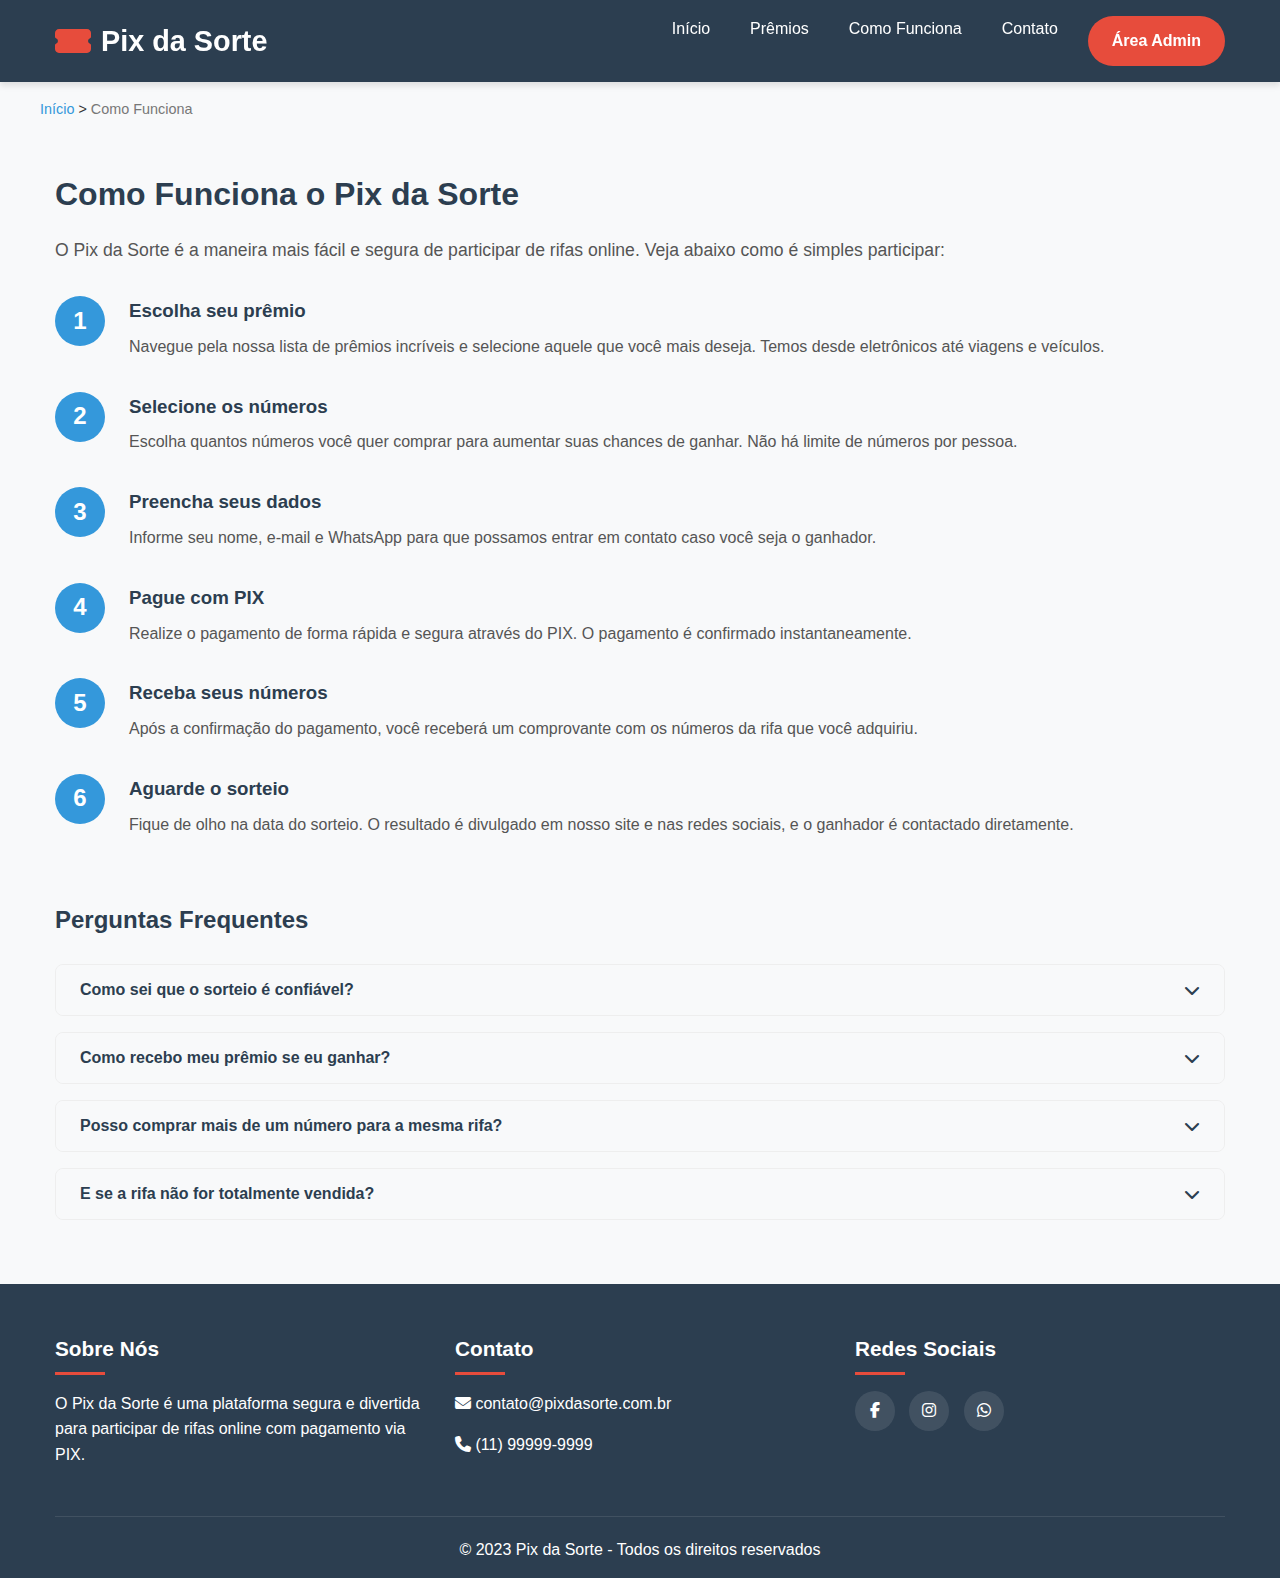
<file: como-funciona.html>
<!DOCTYPE html>
<html lang="pt-BR">
<head>
    <meta charset="UTF-8">
    <meta name="viewport" content="width=device-width, initial-scale=1.0">
    <title>Como Funciona - Pix da Sorte</title>
    <link rel="stylesheet" href="style.css">
    <link rel="stylesheet" href="como-funciona.css">
    <link rel="stylesheet" href="https://cdnjs.cloudflare.com/ajax/libs/font-awesome/6.4.0/css/all.min.css">
</head>
<body>
    <header>
        <div class="container header-content">
            <div class="logo">
                <i class="fas fa-ticket-alt"></i>
                <h1>Pix da Sorte</h1>
            </div>
            <nav>
                <ul>
                    <li><a href="index.html">Início</a></li>
                    <li><a href="premios.html">Prêmios</a></li>
                    <li><a href="como-funciona.html" class="active">Como Funciona</a></li>
                    <li><a href="contato.html">Contato</a></li>
                    <li><a href="admin.html" class="btn">Área Admin</a></li>
                </ul>
            </nav>
        </div>
    </header>

    <div class="breadcrumb container">
        <a href="index.html">Início</a> > <span>Como Funciona</span>
    </div>

    <main class="container">
        <section class="como-funciona-detalhado">
            <h1>Como Funciona o Pix da Sorte</h1>
            <p class="intro">O Pix da Sorte é a maneira mais fácil e segura de participar de rifas online. Veja abaixo como é simples participar:</p>
            
            <div class="passos-detalhados">
                <div class="passo-detalhado">
                    <div class="passo-numero">1</div>
                    <div class="passo-conteudo">
                        <h3>Escolha seu prêmio</h3>
                        <p>Navegue pela nossa lista de prêmios incríveis e selecione aquele que você mais deseja. Temos desde eletrônicos até viagens e veículos.</p>
                    </div>
                </div>
                
                <div class="passo-detalhado">
                    <div class="passo-numero">2</div>
                    <div class="passo-conteudo">
                        <h3>Selecione os números</h3>
                        <p>Escolha quantos números você quer comprar para aumentar suas chances de ganhar. Não há limite de números por pessoa.</p>
                    </div>
                </div>
                
                <div class="passo-detalhado">
                    <div class="passo-numero">3</div>
                    <div class="passo-conteudo">
                        <h3>Preencha seus dados</h3>
                        <p>Informe seu nome, e-mail e WhatsApp para que possamos entrar em contato caso você seja o ganhador.</p>
                    </div>
                </div>
                
                <div class="passo-detalhado">
                    <div class="passo-numero">4</div>
                    <div class="passo-conteudo">
                        <h3>Pague com PIX</h3>
                        <p>Realize o pagamento de forma rápida e segura através do PIX. O pagamento é confirmado instantaneamente.</p>
                    </div>
                </div>
                
                <div class="passo-detalhado">
                    <div class="passo-numero">5</div>
                    <div class="passo-conteudo">
                        <h3>Receba seus números</h3>
                        <p>Após a confirmação do pagamento, você receberá um comprovante com os números da rifa que você adquiriu.</p>
                    </div>
                </div>
                
                <div class="passo-detalhado">
                    <div class="passo-numero">6</div>
                    <div class="passo-conteudo">
                        <h3>Aguarde o sorteio</h3>
                        <p>Fique de olho na data do sorteio. O resultado é divulgado em nosso site e nas redes sociais, e o ganhador é contactado diretamente.</p>
                    </div>
                </div>
            </div>
        </section>

        <section class="perguntas-frequentes">
            <h2>Perguntas Frequentes</h2>
            
            <div class="faq-item">
                <button class="faq-pergunta">Como sei que o sorteio é confiável? <i class="fas fa-chevron-down"></i></button>
                <div class="faq-resposta">
                    <p>Todos os nossos sorteios são realizados por meio de plataformas certificadas e auditáveis, com transmissão ao vivo para garantir total transparência. Além disso, registramos todas as etapas do processo.</p>
                </div>
            </div>
            
            <div class="faq-item">
                <button class="faq-pergunta">Como recebo meu prêmio se eu ganhar? <i class="fas fa-chevron-down"></i></button>
                <div class="faq-resposta">
                    <p>Entraremos em contato com o ganhador através do WhatsApp e e-mail cadastrados em até 24 horas após o sorteio. O prêmio será entregue em até 30 dias, com frete grátis para todo o Brasil.</p>
                </div>
            </div>
            
            <div class="faq-item">
                <button class="faq-pergunta">Posso comprar mais de um número para a mesma rifa? <i class="fas fa-chevron-down"></i></button>
                <div class="faq-resposta">
                    <p>Sim! Não há limite de números por pessoa. Quanto mais números você adquirir, maiores serão suas chances de ganhar.</p>
                </div>
            </div>
            
            <div class="faq-item">
                <button class="faq-pergunta">E se a rifa não for totalmente vendida? <i class="fas fa-chevron-down"></i></button>
                <div class="faq-resposta">
                    <p>Caso a rifa não atinja 100% dos números vendidos, o sorteio será realizado normalmente com os números comercializados, e o valor arrecadado será utilizado para o prêmio.</p>
                </div>
            </div>
        </section>
    </main>

    <footer>
        <div class="container">
            <div class="footer-content">
                <div class="footer-section">
                    <h3>Sobre Nós</h3>
                    <p>O Pix da Sorte é uma plataforma segura e divertida para participar de rifas online com pagamento via PIX.</p>
                </div>
                <div class="footer-section">
                    <h3>Contato</h3>
                    <p><i class="fas fa-envelope"></i> contato@pixdasorte.com.br</p>
                    <p><i class="fas fa-phone"></i> (11) 99999-9999</p>
                </div>
                <div class="footer-section">
                    <h3>Redes Sociais</h3>
                    <div class="socials">
                        <a href="#"><i class="fab fa-facebook-f"></i></a>
                        <a href="#"><i class="fab fa-instagram"></i></a>
                        <a href="#"><i class="fab fa-whatsapp"></i></a>
                    </div>
                </div>
            </div>
            <div class="footer-bottom">
                <p>&copy; 2023 Pix da Sorte - Todos os direitos reservados</p>
            </div>
        </div>
    </footer>

    <script src="como-funciona.js"></script>
</body>
</html>
</file>
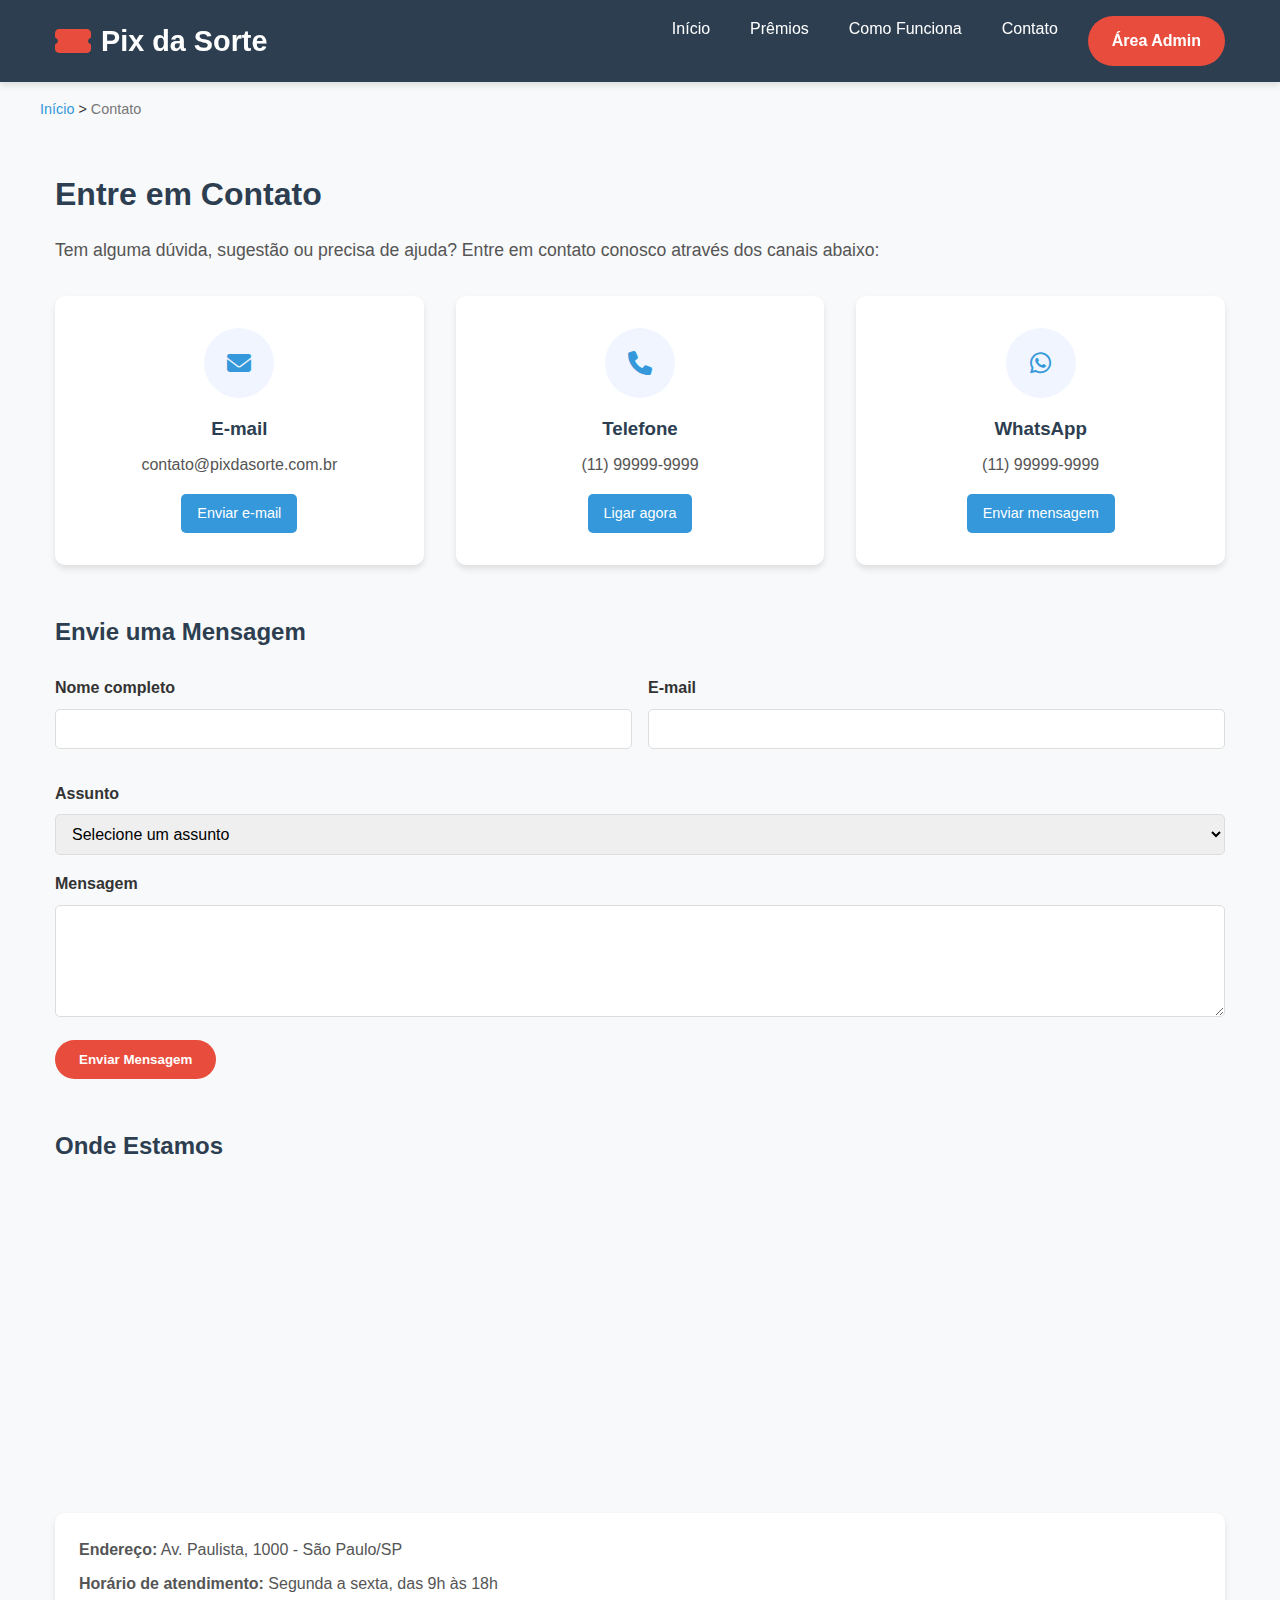
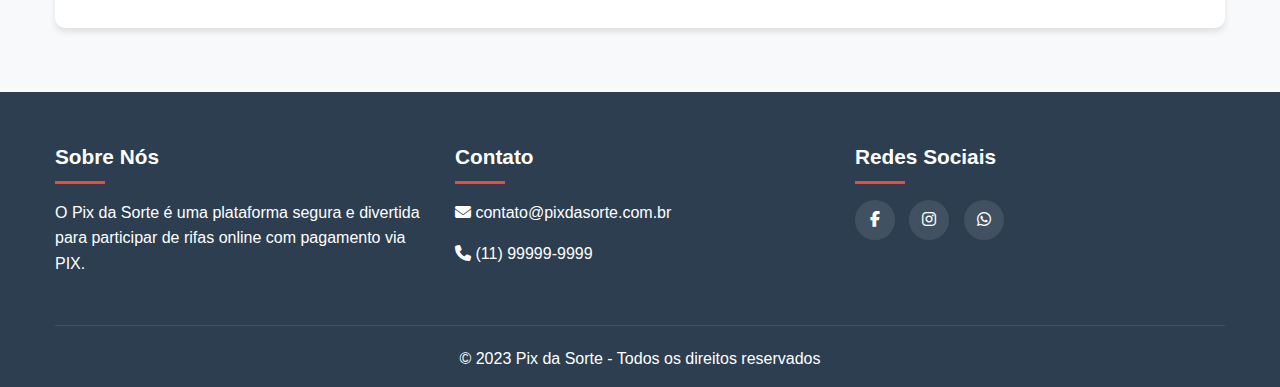
<file: contato.html>
<!DOCTYPE html>
<html lang="pt-BR">
<head>
    <meta charset="UTF-8">
    <meta name="viewport" content="width=device-width, initial-scale=1.0">
    <title>Contato - Pix da Sorte</title>
    <link rel="stylesheet" href="style.css">
    <link rel="stylesheet" href="contato.css">
    <link rel="stylesheet" href="https://cdnjs.cloudflare.com/ajax/libs/font-awesome/6.4.0/css/all.min.css">
</head>
<body>
    <header>
        <div class="container header-content">
            <div class="logo">
                <i class="fas fa-ticket-alt"></i>
                <h1>Pix da Sorte</h1>
            </div>
            <nav>
                <ul>
                    <li><a href="index.html">Início</a></li>
                    <li><a href="premios.html">Prêmios</a></li>
                    <li><a href="como-funciona.html">Como Funciona</a></li>
                    <li><a href="contato.html" class="active">Contato</a></li>
                    <li><a href="admin.html" class="btn">Área Admin</a></li>
                </ul>
            </nav>
        </div>
    </header>

    <div class="breadcrumb container">
        <a href="index.html">Início</a> > <span>Contato</span>
    </div>

    <main class="container">
        <section class="contato-info">
            <h1>Entre em Contato</h1>
            <p class="intro">Tem alguma dúvida, sugestão ou precisa de ajuda? Entre em contato conosco através dos canais abaixo:</p>
            
            <div class="canais-contato">
                <div class="canal">
                    <div class="canal-icone">
                        <i class="fas fa-envelope"></i>
                    </div>
                    <h3>E-mail</h3>
                    <p>contato@pixdasorte.com.br</p>
                    <a href="mailto:contato@pixdasorte.com.br" class="btn-canal">Enviar e-mail</a>
                </div>
                
                <div class="canal">
                    <div class="canal-icone">
                        <i class="fas fa-phone"></i>
                    </div>
                    <h3>Telefone</h3>
                    <p>(11) 99999-9999</p>
                    <a href="tel:+5511999999999" class="btn-canal">Ligar agora</a>
                </div>
                
                <div class="canal">
                    <div class="canal-icone">
                        <i class="fab fa-whatsapp"></i>
                    </div>
                    <h3>WhatsApp</h3>
                    <p>(11) 99999-9999</p>
                    <a href="https://wa.me/5511999999999" target="_blank" class="btn-canal">Enviar mensagem</a>
                </div>
            </div>
        </section>

        <section class="formulario-contato">
            <h2>Envie uma Mensagem</h2>
            <form id="contatoForm">
                <div class="form-row">
                    <div class="form-group">
                        <label for="nome">Nome completo</label>
                        <input type="text" id="nome" name="nome" required>
                    </div>
                    <div class="form-group">
                        <label for="email">E-mail</label>
                        <input type="email" id="email" name="email" required>
                    </div>
                </div>
                
                <div class="form-group">
                    <label for="assunto">Assunto</label>
                    <select id="assunto" name="assunto" required>
                        <option value="">Selecione um assunto</option>
                        <option value="duvida">Dúvida</option>
                        <option value="sugestao">Sugestão</option>
                        <option value="reclamacao">Reclamação</option>
                        <option value="outro">Outro</option>
                    </select>
                </div>
                
                <div class="form-group">
                    <label for="mensagem">Mensagem</label>
                    <textarea id="mensagem" name="mensagem" rows="5" required></textarea>
                </div>
                
                <button type="submit" class="btn">Enviar Mensagem</button>
            </form>
        </section>

        <section class="localizacao">
            <h2>Onde Estamos</h2>
            <div class="mapa">
                <iframe src="https://www.google.com/maps/embed?pb=!1m18!1m12!1m3!1d3657.197721912712!2d-46.65807582470081!3d-23.56134736179819!2m3!1f0!2f0!3f0!3m2!1i1024!2i768!4f13.1!3m3!1m2!1s0x94ce59c8da0aa315%3A0xd59f9431f2c9776a!2sAv.%20Paulista%2C%20S%C3%A3o%20Paulo%20-%20SP!5e0!3m2!1spt-BR!2sbr!4v1685555012345!5m2!1spt-BR!2sbr" width="100%" height="300" style="border:0;" allowfullscreen="" loading="lazy" referrerpolicy="no-referrer-when-downgrade"></iframe>
            </div>
            <div class="info-local">
                <p><strong>Endereço:</strong> Av. Paulista, 1000 - São Paulo/SP</p>
                <p><strong>Horário de atendimento:</strong> Segunda a sexta, das 9h às 18h</p>
            </div>
        </section>
    </main>

    <footer>
        <div class="container">
            <div class="footer-content">
                <div class="footer-section">
                    <h3>Sobre Nós</h3>
                    <p>O Pix da Sorte é uma plataforma segura e divertida para participar de rifas online com pagamento via PIX.</p>
                </div>
                <div class="footer-section">
                    <h3>Contato</h3>
                    <p><i class="fas fa-envelope"></i> contato@pixdasorte.com.br</p>
                    <p><i class="fas fa-phone"></i> (11) 99999-9999</p>
                </div>
                <div class="footer-section">
                    <h3>Redes Sociais</h3>
                    <div class="socials">
                        <a href="#"><i class="fab fa-facebook-f"></i></a>
                        <a href="#"><i class="fab fa-instagram"></i></a>
                        <a href="#"><i class="fab fa-whatsapp"></i></a>
                    </div>
                </div>
            </div>
            <div class="footer-bottom">
                <p>&copy; 2023 Pix da Sorte - Todos os direitos reservados</p>
            </div>
        </div>
    </footer>

    <script src="contato.js"></script>
</body>
</html>
</file>
<file: style.css>
:root {
    --primary: #2c3e50;
    --secondary: #e74c3c;
    --accent: #3498db;
    --light: #ecf0f1;
    --dark: #2c3e50;
    --success: #27ae60;
    --warning: #f39c12;
    --shadow: 0 4px 6px rgba(0, 0, 0, 0.1);
    --transition: all 0.3s ease;
}

* {
    margin: 0;
    padding: 0;
    box-sizing: border-box;
    font-family: 'Segoe UI', Tahoma, Geneva, Verdana, sans-serif;
}

body {
    background-color: #f8f9fa;
    color: #333;
    line-height: 1.6;
}

.container {
    width: 100%;
    max-width: 1200px;
    margin: 0 auto;
    padding: 0 15px;
}

/* Header */
header {
    background: linear-gradient(135deg, var(--primary) 0%, var(--dark) 100%);
    color: white;
    padding: 1rem 0;
    box-shadow: var(--shadow);
    position: sticky;
    top: 0;
    z-index: 100;
}

.header-content {
    display: flex;
    justify-content: space-between;
    align-items: center;
}

.logo {
    display: flex;
    align-items: center;
    gap: 10px;
}

.logo h1 {
    font-size: 1.8rem;
    font-weight: 700;
}

.logo i {
    color: var(--secondary);
    font-size: 2rem;
}

nav ul {
    display: flex;
    list-style: none;
    gap: 20px;
}

nav a {
    color: white;
    text-decoration: none;
    font-weight: 500;
    transition: var(--transition);
    padding: 5px 10px;
    border-radius: 4px;
}

nav a:hover {
    background-color: rgba(255, 255, 255, 0.1);
}

/* Hero Section */
.hero {
    background: linear-gradient(rgba(0, 0, 0, 0.7), rgba(0, 0, 0, 0.7)), url('https://images.unsplash.com/photo-1531403009284-440f080d1e12?ixlib=rb-4.0.3&ixid=MnwxMjA3fDB8MHxwaG90by1wYWdlfHx8fGVufDB8fHx8&auto=format&fit=crop&w=1470&q=80');
    background-size: cover;
    background-position: center;
    color: white;
    text-align: center;
    padding: 5rem 1rem;
    margin-bottom: 2rem;
}

.hero h2 {
    font-size: 2.5rem;
    margin-bottom: 1rem;
}

.hero p {
    font-size: 1.2rem;
    max-width: 700px;
    margin: 0 auto 2rem;
}

.btn {
    display: inline-block;
    background-color: var(--secondary);
    color: white;
    padding: 12px 24px;
    border-radius: 30px;
    text-decoration: none;
    font-weight: 600;
    transition: var(--transition);
    border: none;
    cursor: pointer;
}

.btn:hover {
    background-color: #c0392b;
    transform: translateY(-3px);
    box-shadow: 0 10px 20px rgba(0, 0, 0, 0.2);
}

/* Prêmios Section */
.premios {
    padding: 4rem 0;
}

.section-title {
    text-align: center;
    margin-bottom: 3rem;
    color: var(--primary);
    position: relative;
    padding-bottom: 15px;
}

.section-title::after {
    content: '';
    position: absolute;
    bottom: 0;
    left: 50%;
    transform: translateX(-50%);
    width: 80px;
    height: 4px;
    background-color: var(--secondary);
}

.premios-grid {
    display: grid;
    grid-template-columns: repeat(auto-fill, minmax(300px, 1fr));
    gap: 30px;
}

.premio-card {
    background-color: white;
    border-radius: 10px;
    overflow: hidden;
    box-shadow: var(--shadow);
    transition: var(--transition);
}

.premio-card:hover {
    transform: translateY(-10px);
    box-shadow: 0 15px 30px rgba(0, 0, 0, 0.15);
}

.premio-img {
    height: 200px;
    overflow: hidden;
}

.premio-img img {
    width: 100%;
    height: 100%;
    object-fit: cover;
    transition: var(--transition);
}

.premio-card:hover .premio-img img {
    transform: scale(1.1);
}

.premio-info {
    padding: 20px;
}

.premio-info h3 {
    font-size: 1.4rem;
    margin-bottom: 10px;
    color: var(--primary);
}

.premio-info p {
    color: #666;
    margin-bottom: 15px;
}

.premio-valor {
    font-size: 1.2rem;
    font-weight: 700;
    color: var(--secondary);
    margin-bottom: 15px;
}

/* Footer */
footer {
    background-color: var(--dark);
    color: white;
    padding: 3rem 0 1rem;
    margin-top: 4rem;
}

.footer-content {
    display: grid;
    grid-template-columns: repeat(auto-fit, minmax(250px, 1fr));
    gap: 30px;
    margin-bottom: 2rem;
}

.footer-section h3 {
    font-size: 1.3rem;
    margin-bottom: 1rem;
    position: relative;
    padding-bottom: 10px;
}

.footer-section h3::after {
    content: '';
    position: absolute;
    bottom: 0;
    left: 0;
    width: 50px;
    height: 3px;
    background-color: var(--secondary);
}

.footer-section p {
    margin-bottom: 1rem;
}

.socials a {
    display: inline-block;
    color: white;
    background-color: rgba(255, 255, 255, 0.1);
    width: 40px;
    height: 40px;
    border-radius: 50%;
    text-align: center;
    line-height: 40px;
    margin-right: 10px;
    transition: var(--transition);
}

.socials a:hover {
    background-color: var(--secondary);
    transform: translateY(-5px);
}

.footer-bottom {
    text-align: center;
    padding-top: 20px;
    border-top: 1px solid rgba(255, 255, 255, 0.1);
}

/* Responsividade */
@media (max-width: 768px) {
    .header-content {
        flex-direction: column;
        gap: 15px;
    }
    
    nav ul {
        gap: 10px;
        flex-wrap: wrap;
        justify-content: center;
    }
    
    .hero h2 {
        font-size: 2rem;
    }
    
    .hero p {
        font-size: 1rem;
    }
}
</file>
<file: como-funciona.css>
.breadcrumb {
    padding: 1rem 0;
    font-size: 0.9rem;
}

.breadcrumb a {
    color: var(--accent);
    text-decoration: none;
}

.breadcrumb span {
    color: #777;
}

.como-funciona-detalhado {
    margin: 2rem 0 4rem;
}

.como-funciona-detalhado h1 {
    margin-bottom: 1rem;
    color: var(--primary);
}

.intro {
    font-size: 1.1rem;
    margin-bottom: 2rem;
    color: #555;
    line-height: 1.6;
}

.passos-detalhados {
    display: flex;
    flex-direction: column;
    gap: 2rem;
}

.passo-detalhado {
    display: flex;
    gap: 1.5rem;
    align-items: flex-start;
}

.passo-numero {
    width: 50px;
    height: 50px;
    border-radius: 50%;
    background-color: var(--accent);
    color: white;
    display: flex;
    align-items: center;
    justify-content: center;
    font-size: 1.5rem;
    font-weight: 700;
    flex-shrink: 0;
}

.passo-conteudo h3 {
    margin-bottom: 0.5rem;
    color: var(--primary);
}

.passo-conteudo p {
    color: #555;
    line-height: 1.6;
}

.perguntas-frequentes {
    margin-bottom: 3rem;
}

.perguntas-frequentes h2 {
    margin-bottom: 1.5rem;
    color: var(--primary);
}

.faq-item {
    margin-bottom: 1rem;
    border: 1px solid #eee;
    border-radius: 8px;
    overflow: hidden;
}

.faq-pergunta {
    width: 100%;
    padding: 1rem 1.5rem;
    background-color: #f8f9fa;
    border: none;
    text-align: left;
    font-size: 1rem;
    font-weight: 600;
    color: var(--primary);
    cursor: pointer;
    display: flex;
    justify-content: space-between;
    align-items: center;
}

.faq-pergunta i {
    transition: transform 0.3s ease;
}

.faq-pergunta.active i {
    transform: rotate(180deg);
}

.faq-resposta {
    padding: 0;
    max-height: 0;
    overflow: hidden;
    transition: all 0.3s ease;
}

.faq-resposta.active {
    padding: 1rem 1.5rem;
    max-height: 300px;
}

.faq-resposta p {
    color: #555;
    line-height: 1.6;
    margin: 0;
}

@media (max-width: 768px) {
    .passo-detalhado {
        flex-direction: column;
        text-align: center;
        gap: 1rem;
    }
    
    .passo-numero {
        align-self: center;
    }
}
</file>
<file: contato.css>
.breadcrumb {
    padding: 1rem 0;
    font-size: 0.9rem;
}

.breadcrumb a {
    color: var(--accent);
    text-decoration: none;
}

.breadcrumb span {
    color: #777;
}

.contato-info {
    margin: 2rem 0;
}

.contato-info h1 {
    margin-bottom: 1rem;
    color: var(--primary);
}

.intro {
    font-size: 1.1rem;
    margin-bottom: 2rem;
    color: #555;
    line-height: 1.6;
}

.canais-contato {
    display: grid;
    grid-template-columns: repeat(auto-fit, minmax(250px, 1fr));
    gap: 2rem;
    margin-bottom: 3rem;
}

.canal {
    background-color: white;
    padding: 2rem;
    border-radius: 10px;
    box-shadow: var(--shadow);
    text-align: center;
}

.canal-icone {
    width: 70px;
    height: 70px;
    border-radius: 50%;
    background-color: #f0f5ff;
    display: flex;
    align-items: center;
    justify-content: center;
    margin: 0 auto 1rem;
    color: var(--accent);
    font-size: 1.5rem;
}

.canal h3 {
    margin-bottom: 0.5rem;
    color: var(--primary);
}

.canal p {
    margin-bottom: 1rem;
    color: #555;
}

.btn-canal {
    display: inline-block;
    padding: 8px 16px;
    background-color: var(--accent);
    color: white;
    text-decoration: none;
    border-radius: 5px;
    font-size: 0.9rem;
    transition: var(--transition);
}

.btn-canal:hover {
    background-color: #2980b9;
}

.formulario-contato {
    margin-bottom: 3rem;
}

.formulario-contato h2 {
    margin-bottom: 1.5rem;
    color: var(--primary);
}

.form-row {
    display: flex;
    gap: 1rem;
    margin-bottom: 1rem;
}

.form-group {
    flex: 1;
    margin-bottom: 1rem;
}

.form-group label {
    display: block;
    margin-bottom: 0.5rem;
    font-weight: 600;
}

.form-group input,
.form-group select,
.form-group textarea {
    width: 100%;
    padding: 10px 12px;
    border: 1px solid #ddd;
    border-radius: 5px;
    font-size: 1rem;
}

.form-group textarea {
    resize: vertical;
}

.localizacao h2 {
    margin-bottom: 1.5rem;
    color: var(--primary);
}

.mapa {
    margin-bottom: 1rem;
    border-radius: 10px;
    overflow: hidden;
}

.info-local {
    background-color: white;
    padding: 1.5rem;
    border-radius: 10px;
    box-shadow: var(--shadow);
}

.info-local p {
    margin-bottom: 0.5rem;
    color: #555;
}

@media (max-width: 768px) {
    .form-row {
        flex-direction: column;
        gap: 0;
    }
    
    .canais-contato {
        grid-template-columns: 1fr;
    }
}
</file>
